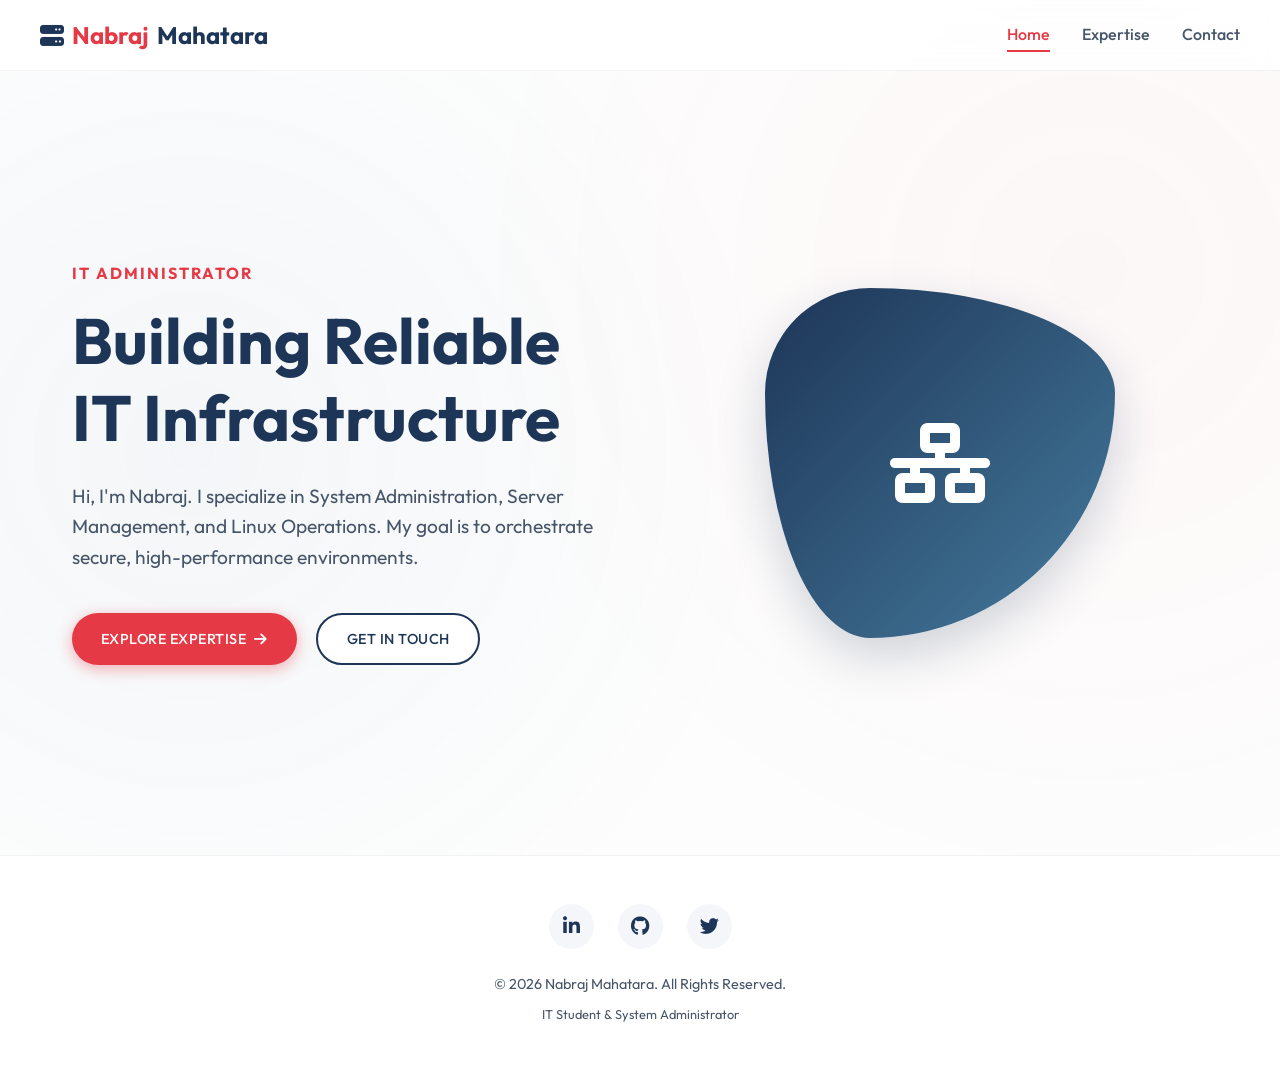
<file: index.html>
<!DOCTYPE html>
<html lang="en">
<head>
  <meta charset="UTF-8">
  <meta name="viewport" content="width=device-width, initial-scale=1.0">
  <title>Nabraj Mahatara | Cloud & System Administration</title>
  <meta name="description" content="Portfolio of Nabraj Mahatara, an IT Professional skilled in System Administration, Server Management, Linux, and Cloud Infrastructure.">
  <link rel="stylesheet" href="styles/styles.css">
</head>
<body>
  <div id="main-header"></div>
  
  <main>
    <section class="hero">
      <div class="hero-content">
        <span class="hero-subtitle">IT Administrator</span>
        <h1>Building Reliable<br><span>IT Infrastructure</span></h1>
        <p>Hi, I'm Nabraj. I specialize in System Administration, Server Management, and Linux Operations. My goal is to orchestrate secure, high-performance environments.</p>
        <div class="hero-actions">
          <a href="about.html" class="btn">Explore Expertise <i class="fa-solid fa-arrow-right"></i></a>
          <a href="contact.html" class="btn btn-secondary">Get in Touch</a>
        </div>
      </div>
      <div class="hero-visual">
        <div class="shape-1">
          <i class="fa-solid fa-network-wired"></i>
        </div>
      </div>
    </section>
  </main>
  
  <div id="main-footer"></div>
  <script src="js/components.js"></script>
</body>
</html>
</file>
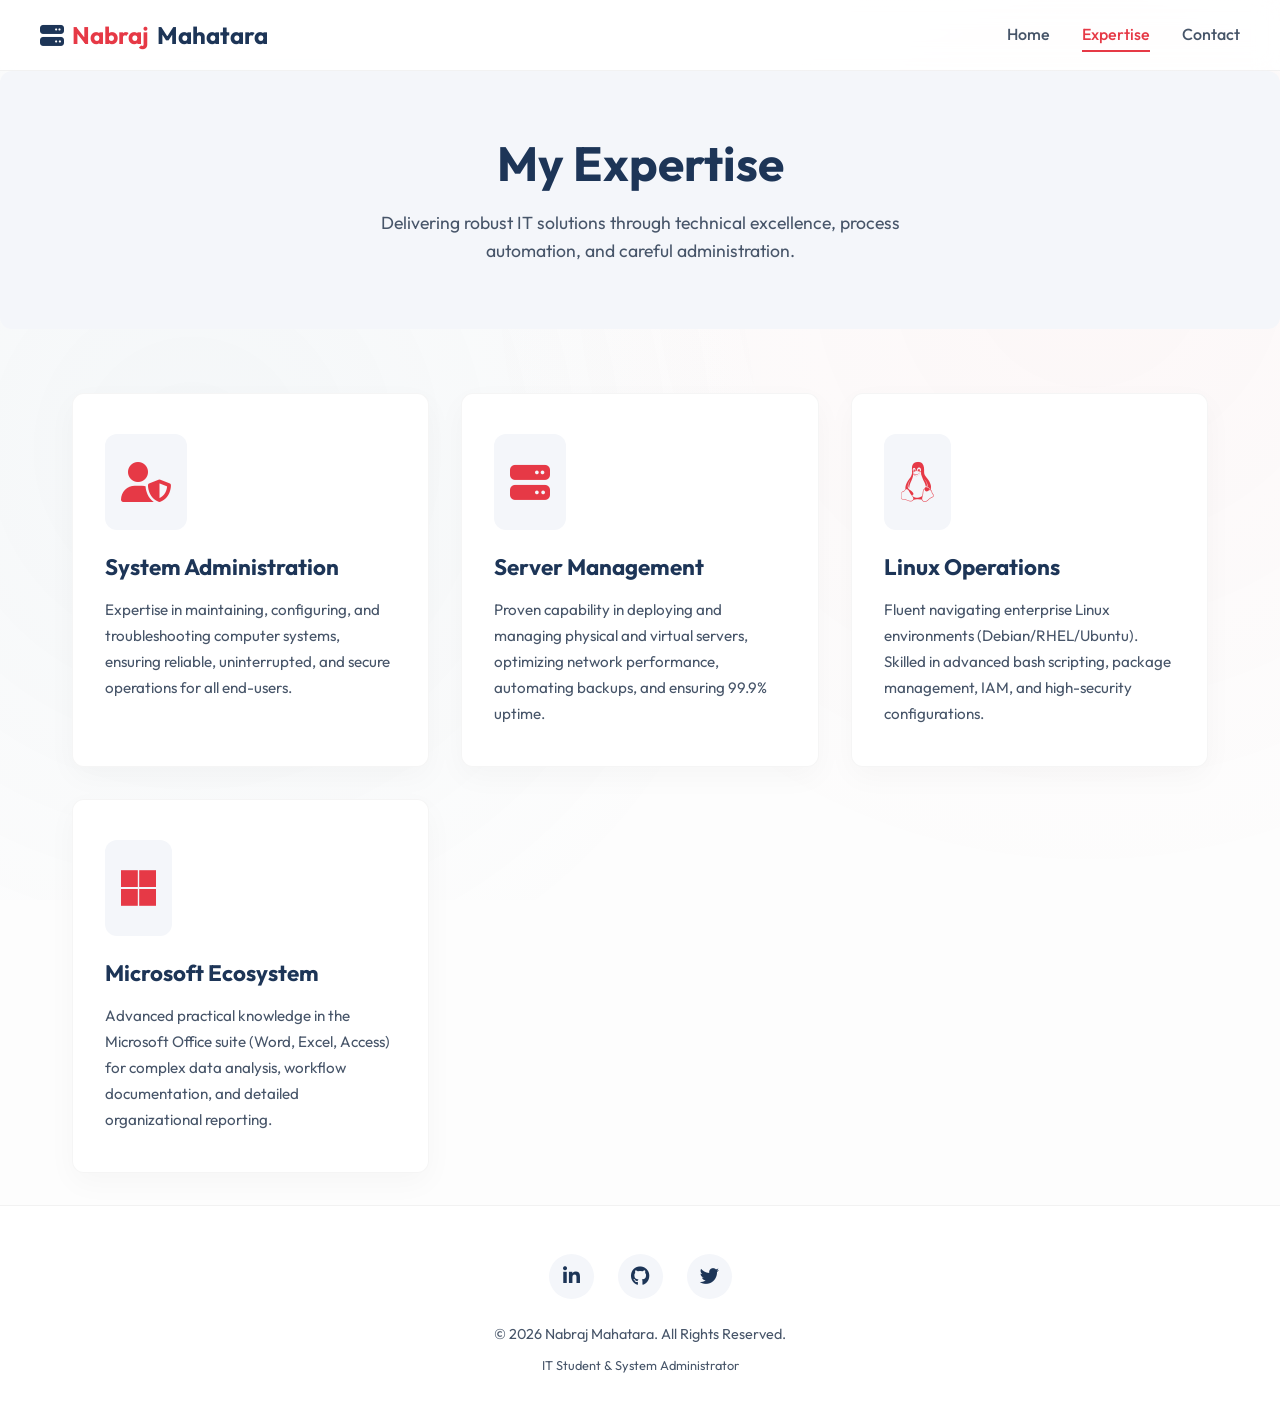
<file: about.html>
<!DOCTYPE html>
<html lang="en">
<head>
  <meta charset="UTF-8">
  <meta name="viewport" content="width=device-width, initial-scale=1.0">
  <title>Expertise - Nabraj Mahatara</title>
  <meta name="description" content="Core competencies in System Administration, Server Management, Linux Environments, and Microsoft Office packages.">
  <link rel="stylesheet" href="styles/styles.css">
</head>
<body>
  <div id="main-header"></div>
  
  <div class="page-header">
    <div style="max-width: 1200px; margin: 0 auto;">
      <h1>My Expertise</h1>
      <p>Delivering robust IT solutions through technical excellence, process automation, and careful administration.</p>
    </div>
  </div>

  <main>
    <div class="skills-grid">
      <div class="skill-card">
        <div class="skill-icon">
          <i class="fa-solid fa-user-shield"></i>
        </div>
        <h3>System Administration</h3>
        <p>Expertise in maintaining, configuring, and troubleshooting computer systems, ensuring reliable, uninterrupted, and secure operations for all end-users.</p>
      </div>
      <div class="skill-card">
        <div class="skill-icon">
          <i class="fa-solid fa-server"></i>
        </div>
        <h3>Server Management</h3>
        <p>Proven capability in deploying and managing physical and virtual servers, optimizing network performance, automating backups, and ensuring 99.9% uptime.</p>
      </div>
      <div class="skill-card">
        <div class="skill-icon">
          <i class="fa-brands fa-linux"></i>
        </div>
        <h3>Linux Operations</h3>
        <p>Fluent navigating enterprise Linux environments (Debian/RHEL/Ubuntu). Skilled in advanced bash scripting, package management, IAM, and high-security configurations.</p>
      </div>
      <div class="skill-card">
        <div class="skill-icon">
          <i class="fa-brands fa-microsoft"></i>
        </div>
        <h3>Microsoft Ecosystem</h3>
        <p>Advanced practical knowledge in the Microsoft Office suite (Word, Excel, Access) for complex data analysis, workflow documentation, and detailed organizational reporting.</p>
      </div>
    </div>
  </main>
  
  <div id="main-footer"></div>
  <script src="js/components.js"></script>
</body>
</html>
</file>
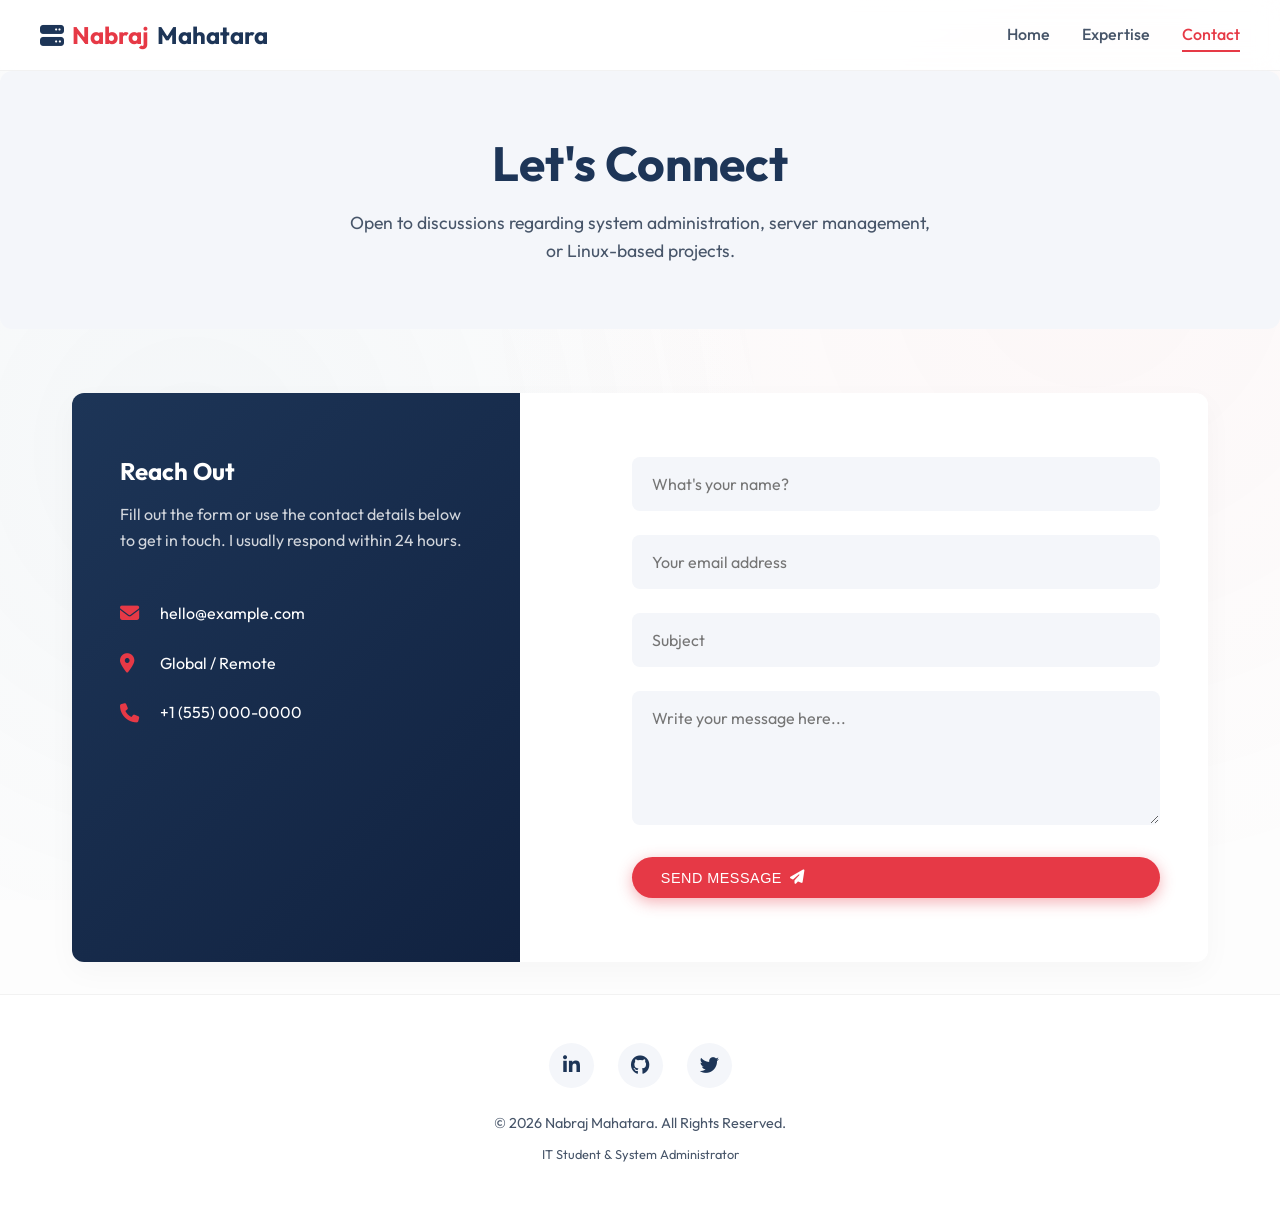
<file: contact.html>
<!DOCTYPE html>
<html lang="en">
<head>
  <meta charset="UTF-8">
  <meta name="viewport" content="width=device-width, initial-scale=1.0">
  <title>Contact - Nabraj Mahatara</title>
  <meta name="description" content="Get in touch with Nabraj Mahatara for IT infrastructure operations.">
  <link rel="stylesheet" href="styles/styles.css">
</head>
<body>
  <div id="main-header"></div>
  
  <div class="page-header">
    <div style="max-width: 1200px; margin: 0 auto;">
      <h1>Let's Connect</h1>
      <p>Open to discussions regarding system administration, server management, or Linux-based projects.</p>
    </div>
  </div>

  <main>
    <div class="contact-wrapper">
      <div class="contact-info">
        <h2>Reach Out</h2>
        <p>Fill out the form or use the contact details below to get in touch. I usually respond within 24 hours.</p>
        
        <div class="info-item">
          <i class="fa-solid fa-envelope"></i>
          <span>hello@example.com</span>
        </div>
        <div class="info-item">
          <i class="fa-solid fa-location-dot"></i>
          <span>Global / Remote</span>
        </div>
        <div class="info-item">
          <i class="fa-solid fa-phone"></i>
          <span>+1 (555) 000-0000</span>
        </div>
      </div>
      
      <div class="contact-form-container">
        <form class="contact-form" action="#" method="get" onsubmit="alert('Message sent successfully! I will reach out soon.'); return false;">
          <div class="form-group">
            <input type="text" id="name" name="name" required placeholder="What's your name?">
          </div>
          <div class="form-group">
            <input type="email" id="email" name="email" required placeholder="Your email address">
          </div>
          <div class="form-group">
            <input type="text" id="subject" name="subject" required placeholder="Subject">
          </div>
          <div class="form-group">
            <textarea id="message" name="message" rows="5" required placeholder="Write your message here..."></textarea>
          </div>
          <button type="submit" class="btn">Send Message <i class="fa-solid fa-paper-plane"></i></button>
        </form>
      </div>
    </div>
  </main>
  
  <div id="main-footer"></div>
  <script src="js/components.js"></script>
</body>
</html>
</file>
<file: styles/styles.css>
@import url('https://fonts.googleapis.com/css2?family=Outfit:wght@300;400;500;700&family=Fira+Code:wght@400;500&display=swap');
@import url('https://cdnjs.cloudflare.com/ajax/libs/font-awesome/6.4.0/css/all.min.css');

:root {
  --bg-color: #fdfdfd;
  --bg-secondary: #f4f6fa;
  --text-primary: #0f172a;
  --text-secondary: #475569;
  --primary: #e63946; /* A refined red */
  --primary-glow: rgba(230, 57, 70, 0.4);
  --secondary: #1d3557; /* Deep blue */
  --accent: #457b9d; /* Lighter blue */
  --white: #ffffff;
  --radius: 12px;
  --transition: all 0.3s cubic-bezier(0.25, 0.8, 0.25, 1);
  --font-main: 'Outfit', sans-serif;
  --font-mono: 'Fira Code', monospace;
}

* { margin: 0; padding: 0; box-sizing: border-box; }

body {
  background-color: var(--bg-color);
  color: var(--text-primary);
  font-family: var(--font-main);
  line-height: 1.6;
  display: flex;
  flex-direction: column;
  min-height: 100vh;
  overflow-x: hidden;
}

/* Background mesh pattern */
body::before {
  content: '';
  position: fixed;
  top: 0; left: 0; width: 100vw; height: 100vh;
  background: 
    radial-gradient(circle at 15% 50%, rgba(69, 123, 157, 0.05) 0%, transparent 50%),
    radial-gradient(circle at 85% 30%, rgba(230, 57, 70, 0.03) 0%, transparent 50%);
  z-index: -1;
  pointer-events: none;
}

main {
  flex: 1;
  padding: 2rem;
  max-width: 1200px;
  margin: 0 auto;
  width: 100%;
  animation: fadeIn 0.8s ease-out forwards;
}

@keyframes fadeIn {
  from { opacity: 0; transform: translateY(20px); }
  to { opacity: 1; transform: translateY(0); }
}

/* Typography */
h1, h2, h3, h4 {
  font-weight: 700;
  line-height: 1.2;
  color: var(--secondary);
}

a {
  color: var(--accent);
  text-decoration: none;
  transition: var(--transition);
}

a:hover { color: var(--primary); }

/* Buttons */
.btn {
  display: inline-flex;
  align-items: center;
  gap: 0.5rem;
  background: var(--primary);
  color: var(--white);
  padding: 0.8rem 1.8rem;
  border-radius: 50px;
  font-weight: 500;
  border: none;
  cursor: pointer;
  transition: var(--transition);
  box-shadow: 0 4px 15px var(--primary-glow);
  text-transform: uppercase;
  letter-spacing: 0.5px;
  font-size: 0.9rem;
}

.btn:hover {
  background: #d62828;
  transform: translateY(-2px);
  box-shadow: 0 6px 20px rgba(214, 40, 40, 0.5);
  color: var(--white);
}

.btn-secondary {
  background: var(--white);
  color: var(--secondary);
  border: 2px solid var(--secondary);
  box-shadow: none;
}

.btn-secondary:hover {
  background: var(--secondary);
  color: var(--white);
  box-shadow: 0 6px 20px rgba(29, 53, 87, 0.3);
}

/* Navbar with Glassmorphism */
.navbar {
  background: rgba(255, 255, 255, 0.85);
  backdrop-filter: blur(12px);
  -webkit-backdrop-filter: blur(12px);
  border-bottom: 1px solid rgba(0,0,0,0.05);
  padding: 1rem 2rem;
  position: sticky;
  top: 0;
  z-index: 1000;
  transition: var(--transition);
}

.navbar.scrolled {
  padding: 0.8rem 2rem;
  box-shadow: 0 4px 20px rgba(0,0,0,0.06);
}

.navbar-container {
  max-width: 1200px;
  margin: 0 auto;
  display: flex;
  justify-content: space-between;
  align-items: center;
}

.navbar-brand a {
  font-size: 1.5rem;
  font-weight: 700;
  color: var(--secondary);
  display: flex;
  align-items: center;
  gap: 0.5rem;
}

.navbar-brand a span {
  color: var(--primary);
}

.navbar-nav {
  list-style: none;
  display: flex;
  gap: 2rem;
}

.navbar-nav a {
  color: var(--text-secondary);
  font-weight: 500;
  position: relative;
  padding: 0.5rem 0;
}

.navbar-nav a:hover, .navbar-nav a.active {
  color: var(--primary);
}

.navbar-nav a::after {
  content: '';
  position: absolute;
  width: 0;
  height: 2px;
  bottom: 0;
  left: 0;
  background-color: var(--primary);
  transition: var(--transition);
}

.navbar-nav a:hover::after, .navbar-nav a.active::after {
  width: 100%;
}

/* Hero Section */
.hero {
  display: flex;
  align-items: center;
  justify-content: space-between;
  gap: 4rem;
  min-height: 80vh;
  position: relative;
}

.hero-content {
  flex: 1;
  max-width: 600px;
}

.hero-subtitle {
  color: var(--primary);
  font-weight: 700;
  letter-spacing: 2px;
  text-transform: uppercase;
  margin-bottom: 1rem;
  display: block;
}

.hero h1 {
  font-size: 4rem;
  margin-bottom: 1.5rem;
  color: var(--secondary);
}

.hero p {
  font-size: 1.2rem;
  color: var(--text-secondary);
  margin-bottom: 2.5rem;
}

.hero-actions {
  display: flex;
  gap: 1.2rem;
}

.hero-visual {
  flex: 1;
  display: flex;
  justify-content: center;
  position: relative;
}

/* Abstract visual decoration for Hero */
.hero-visual .shape-1 {
  width: 350px;
  height: 350px;
  background: linear-gradient(135deg, var(--secondary), var(--accent));
  border-radius: 30% 70% 70% 30% / 30% 30% 70% 70%;
  animation: morph 8s ease-in-out infinite alternate;
  box-shadow: 0 20px 50px rgba(29, 53, 87, 0.2);
  display: flex;
  align-items: center;
  justify-content: center;
  color: white;
  font-size: 5rem;
}

@keyframes morph {
  0% { border-radius: 30% 70% 70% 30% / 30% 30% 70% 70%; transform: rotate(0deg); }
  100% { border-radius: 70% 30% 30% 70% / 70% 70% 30% 30%; transform: rotate(5deg); }
}

/* Page Headers */
.page-header {
  text-align: center;
  padding: 4rem 1rem;
  margin-bottom: 2rem;
  background: var(--bg-secondary);
  border-radius: var(--radius);
}

.page-header h1 {
  font-size: 3rem;
  color: var(--secondary);
}

.page-header p {
  color: var(--text-secondary);
  max-width: 600px;
  margin: 1rem auto 0;
  font-size: 1.1rem;
}

/* Skills Cards */
.skills-grid {
  display: grid;
  grid-template-columns: repeat(auto-fit, minmax(280px, 1fr));
  gap: 2rem;
}

.skill-card {
  background: var(--white);
  padding: 2.5rem 2rem;
  border-radius: var(--radius);
  box-shadow: 0 10px 30px rgba(0,0,0,0.03);
  border: 1px solid rgba(0,0,0,0.04);
  transition: var(--transition);
  position: relative;
  overflow: hidden;
}

.skill-card::before {
  content: '';
  position: absolute;
  top: 0; left: 0; width: 100%; height: 4px;
  background: linear-gradient(90deg, var(--primary), var(--secondary));
  transform: scaleX(0);
  transform-origin: left;
  transition: var(--transition);
}

.skill-card:hover {
  transform: translateY(-10px);
  box-shadow: 0 20px 40px rgba(0,0,0,0.08);
}

.skill-card:hover::before {
  transform: scaleX(1);
}

.skill-icon {
  font-size: 2.5rem;
  color: var(--primary);
  margin-bottom: 1.5rem;
  display: inline-block;
  padding: 1rem;
  background: var(--bg-secondary);
  border-radius: 12px;
}

.skill-card h3 {
  font-size: 1.4rem;
  margin-bottom: 1rem;
  color: var(--secondary);
}

.skill-card p {
  color: var(--text-secondary);
  font-size: 0.95rem;
  line-height: 1.7;
}

/* Contact Section */
.contact-wrapper {
  display: flex;
  gap: 4rem;
  background: var(--white);
  border-radius: var(--radius);
  box-shadow: 0 10px 30px rgba(0,0,0,0.03);
  overflow: hidden;
}

.contact-info {
  background: linear-gradient(135deg, var(--secondary), #112240);
  color: var(--white);
  padding: 4rem 3rem;
  flex: 1;
}

.contact-info h2 {
  color: var(--white);
  margin-bottom: 1rem;
}

.contact-info p {
  color: rgba(255,255,255,0.8);
  margin-bottom: 3rem;
}

.info-item {
  display: flex;
  align-items: center;
  gap: 1rem;
  margin-bottom: 1.5rem;
}

.info-item i {
  font-size: 1.2rem;
  color: var(--primary);
  width: 24px;
}

.contact-form-container {
  flex: 1.5;
  padding: 4rem 3rem;
}

.contact-form {
  display: flex;
  flex-direction: column;
  gap: 1.5rem;
}

.form-group { position: relative; }

.form-group input, .form-group textarea {
  width: 100%;
  padding: 1rem 1.2rem;
  background: var(--bg-secondary);
  border: 1px solid transparent;
  border-radius: 8px;
  font-family: inherit;
  font-size: 1rem;
  transition: var(--transition);
  color: var(--text-primary);
}

.form-group input:focus, .form-group textarea:focus {
  outline: none;
  background: var(--white);
  border-color: var(--accent);
  box-shadow: 0 0 0 4px rgba(69, 123, 157, 0.1);
}

/* Footer */
.footer {
  background: var(--white);
  border-top: 1px solid rgba(0,0,0,0.05);
  padding: 3rem 2rem;
  text-align: center;
  margin-top: auto;
}

.social-links {
  display: flex;
  justify-content: center;
  gap: 1.5rem;
  margin-bottom: 1.5rem;
}

.social-links a {
  display: inline-flex;
  align-items: center;
  justify-content: center;
  width: 45px;
  height: 45px;
  border-radius: 50%;
  background: var(--bg-secondary);
  color: var(--secondary);
  font-size: 1.2rem;
  transition: var(--transition);
}

.social-links a:hover {
  background: var(--primary);
  color: var(--white);
  transform: translateY(-3px);
}

.footer-text {
  color: var(--text-secondary);
  font-size: 0.9rem;
}

/* Responsive */
@media (max-width: 900px) {
  .hero { flex-direction: column; text-align: center; gap: 2rem; padding: 2rem 0; }
  .hero-actions { justify-content: center; }
  .hero-visual { display: none; }
  .contact-wrapper { flex-direction: column; gap: 0; }
}

@media (max-width: 768px) {
  .navbar-container { flex-direction: column; gap: 1rem; }
  .navbar-nav { gap: 1rem; }
  .hero h1 { font-size: 2.5rem; }
  .page-header h1 { font-size: 2.2rem; }
  .contact-info, .contact-form-container { padding: 2rem; }
}
</file>
